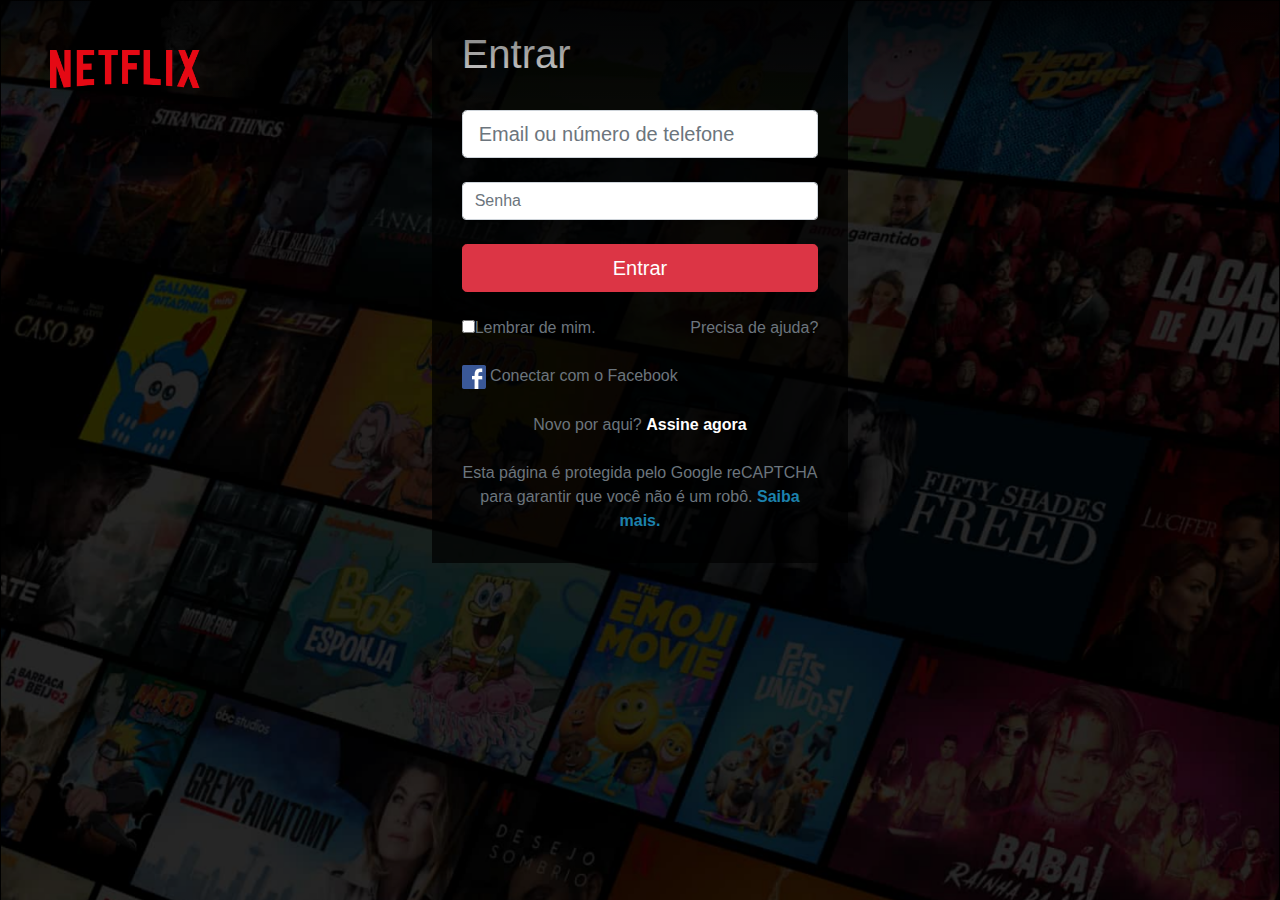
<file: index.html>
<!DOCTYPE html>
<html lang="pt-BR">
<head>
    <meta charset="UTF-8">
    <meta name="viewport" content="width=device-width, initial-scale=1.0">

    <link rel="stylesheet" href="https://stackpath.bootstrapcdn.com/bootstrap/4.5.2/css/bootstrap.min.css">
    <link rel="stylesheet" href="style.css">

    <title>Login</title>
</head>
<body class="bg-filmes">

    <div class="container-fluid">
        <header class="row">
            <img src="netflix-web/assets/logo-netflix.png" alt="">
        </header>

        <div id="caixa-login" class="col-4 offset-4">
            <h1 class="text-white">Entrar</h1>
            <br />
            <form action="">
                <input type="email" class="form-control form-control-lg" placeholder="Email ou número de telefone">
                <br />
                <input type="password" class="form-control" placeholder="Senha">
                <br />
                <button class="btn btn-lg btn-block btn-danger">Entrar</button>
                <div class="row mt-4">
                    <div class="col text-muted">
                        <input type="checkbox" />Lembrar de mim. 
                    </div>

                    <div class="col text-right">
                        <a href="#" class="text-muted">Precisa de ajuda?</a>
                    </div>
                    <br />
                    <br />
                    </div>
                    <div class="row">
                        <div class="col text-muted">
                            <img src="./netflix-web/assets/facebook-icon.png" alt="">
                            Conectar com o Facebook
                        </div>
                    </div>
                    <br />
                    <div class="text-center text-muted">
                        Novo por aqui? <strong>Assine agora</strong>
                    </div>
                    <br />
                    <div class="text-center text-muted">
                        Esta página é protegida pelo Google reCAPTCHA para garantir que você não é um robô. <strong style="color: #1C82AD">Saiba mais. </strong> 
                    </div>

            </form>
            
        </div>
    </div>
    
</body>
</html>
</file>
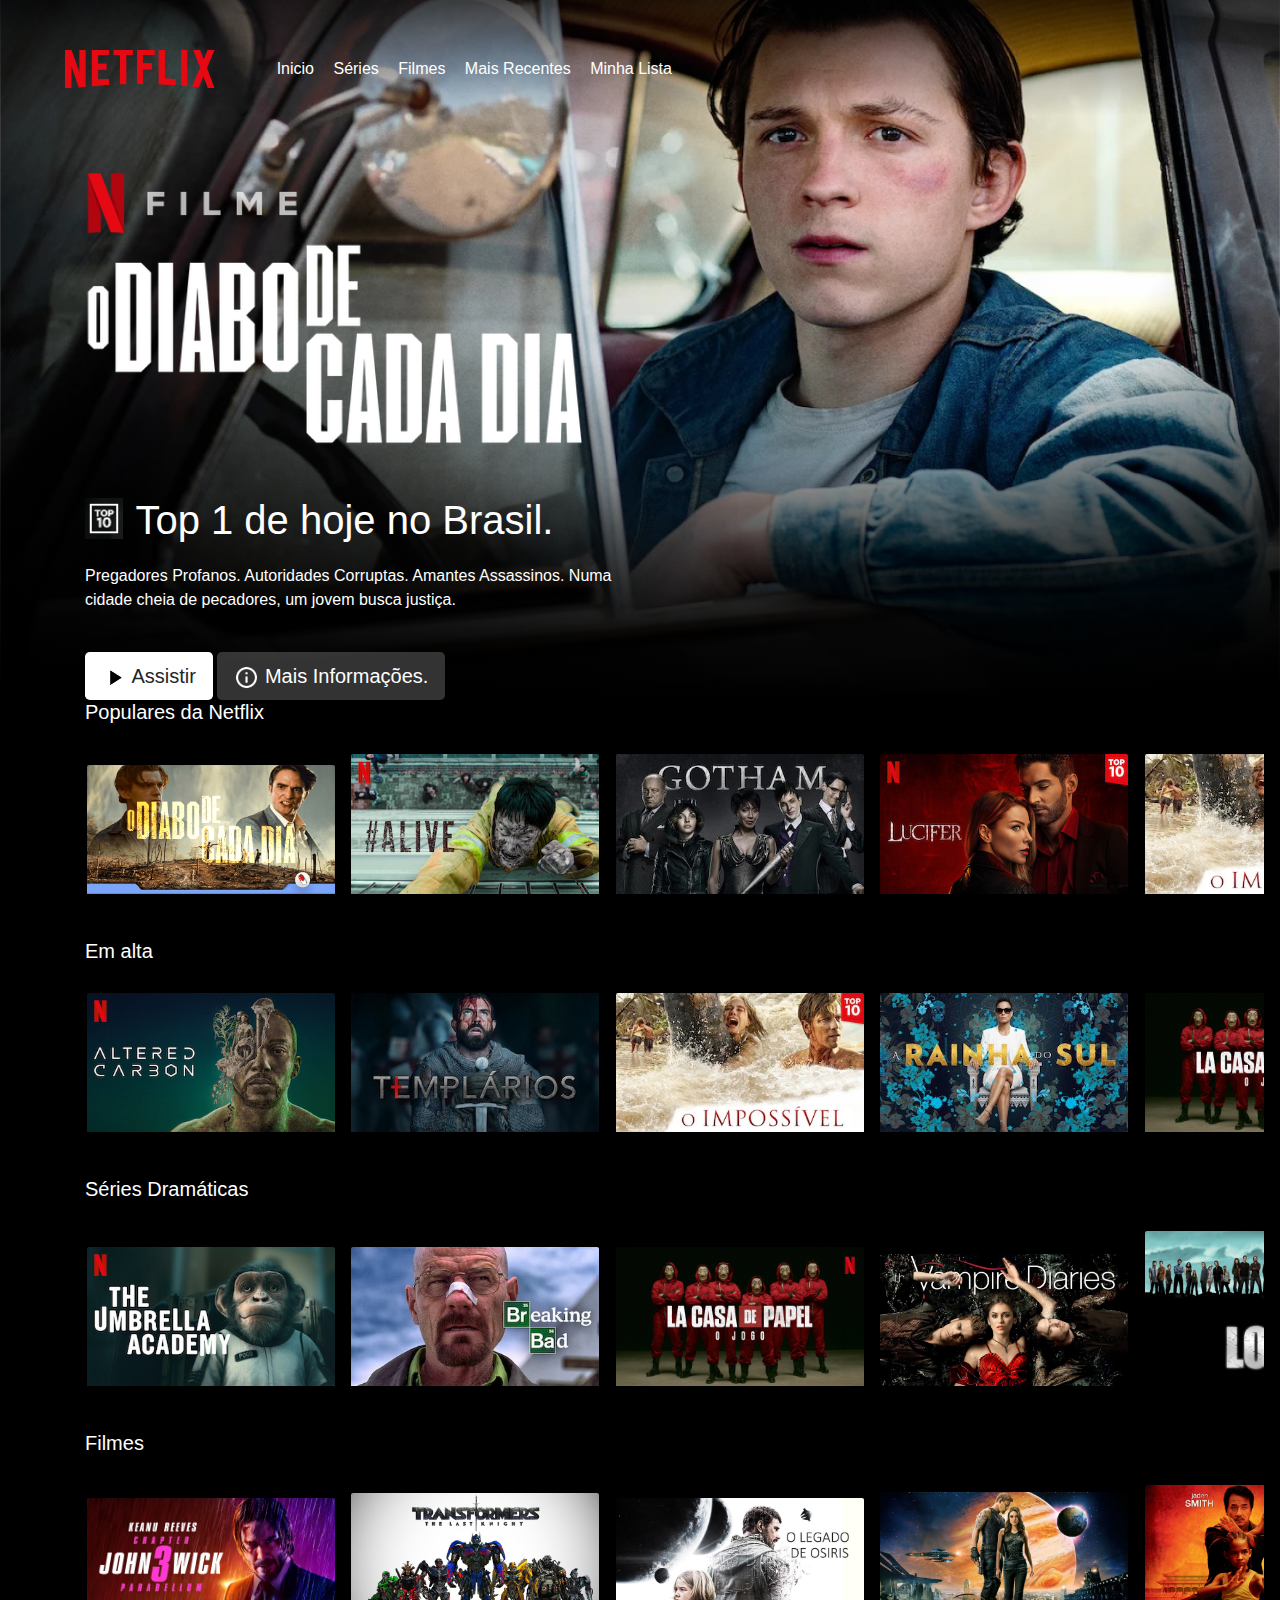
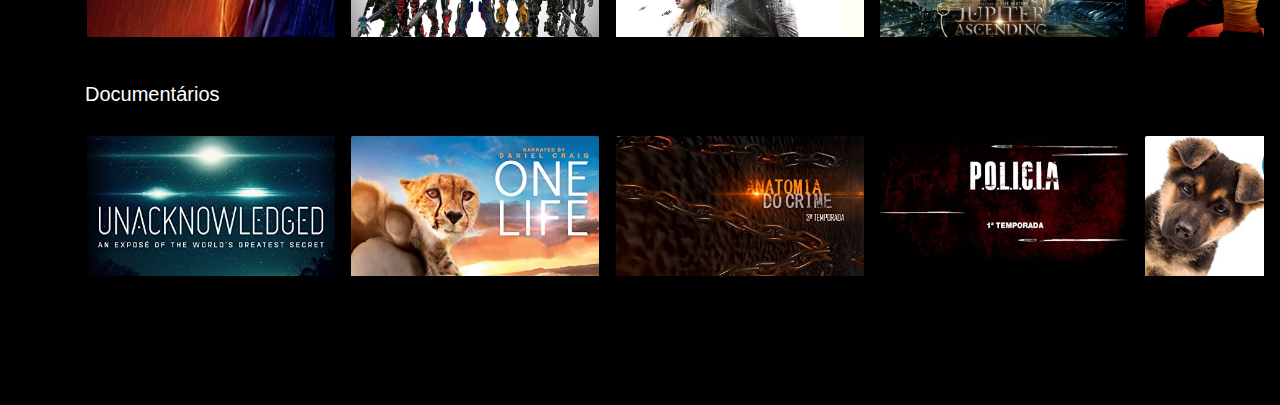
<file: home.html>
<!DOCTYPE html>
<html lang="pt-BR">
    <head>
        <meta charset="UTF-8">
        <meta name="viewport" content="width=device-width, initial-scale=1.0">
    
        <link rel="stylesheet" href="https://stackpath.bootstrapcdn.com/bootstrap/4.5.2/css/bootstrap.min.css">
        <link rel="stylesheet" href="style.css">

        <link href="https://fonts.googleapis.com/icon?family=Material+Icons" rel="stylesheet">

        <script 
        type="text/javascript" 
        src="https://cdnjs.cloudflare.com/ajax/libs/jquery/3.5.1/jquery.min.js">
        </script>

        <script 
        type="text/javascript" 
        src="https://stackpath.bootstrapcdn.com/bootstrap/4.5.2/js/bootstrap.min.js">
        </script>
    
        <title>Home</title>
    </head>
<body>

    <div class="modal fade" id="modal-filme">
        <div class="modal-dialog">
            <div class="modal-content">
                <div class="modal-hero">
                    <img src="./netflix-web/assets/logo-serie.png" alt="logo da série" style="width: 336px;
                    height: 182px;" >
                    <div class="col-12 modal-hero-infos"><!--*** obs ***-->
                        <button class="btn btn-lg btn-custom-white">
                            <img src="./netflix-web/assets/play.png" alt="play" style="display: inline; margin-right: 3px;">Assistir
                        </button>
                        <a href="#" class="btn-custom-round  btn btn-light btn-lg rounded-circle">
                            <img src="./netflix-web/assets/play.png" style="width: 18px; height: 27px;" alt="play">
                        </a>
                        <a href="#" class="btn-custom-round btn border-white btn-lg rounded-circle opacity-50">
                            <img src="./netflix-web/assets/thumb-up.png" style="width: 20px; height: 29px;" alt="thumb up"> 
                        </a>
                        <a href="#" class="btn-custom-round  btn border-white btn-lg rounded-circle opacity-50">
                            <img src="./netflix-web/assets/thumb-down.png" style="width: 20px; height: 29px;" alt="thumb down">
                        </a>
                    </div>

                </div>
                <div class="modal-info" >
                   <div class="container">
                       <div class="row">
                           <div class="alinhar-textos">
                            <div class="filme-descricao" /*class="col-7"*/>
                            <p class="filme-descricao-text">
                                Pregadores Profanos. Autoridades Corruptas. Amantes Assassinos. Numa cidade cheia de pecadores, um jovem busca justiça.
                                </p>
                            </div>
                            <div  class="filme-elenco"/*class="col-5"*/>
                                <p class="filme-elenco-text">
                                    Elenco: <text>Tom Holland, Robert Pattinson, Haley Bennett</text>  
                                    <br />
                                    <br />
                                    Gêneros: <text>Ação, Aventura, Dramático.</text>
                                    <br />
                                    <br />
                                    Cenas e momentos: <text>Violentos</text> 
                                </p>
                        </div>
                        </div>
                        <div class="cabecalho-ep-bt-temp" >
                            <div class="text-episodios">
                                <h3 class="text-white">Episódios</h3>
                            </div>
                            <div class="botao-temporada">
                                <select class="form-control">
                                    <option>Temporada 1</option>
                                </select>
                            </div>
                            <br />
                        </div>
                        <div class="row">
                            <ul id="list-episodes">
                                <li>
                                    <div class="row">
                                        <div class="col-1 my-auto text-center">
                                            <h3 class="text-white">1</h3>
                                        </div>
                                         <div class="col-4">
                                            <img class="img-fluid"  src="./netflix-web/assets/diabo-nosso-de-cada-dia-capa.png" alt="capa filme">
                                         </div>
                                        <div class="col-7">
                                            <h6 class="text-white">Mauris justo mauris</h6>
                                            <p class="text-muted">
                                                Lorem ipsum dolor sit amet, consectetur adipiscing elit. Curabitur bibendum ex nec hendrerit laoreet. Fusce et libero hendrerit, scelerisque ligula in, elementum velit.
                                            </p>
                                        </div>
                                    </div>
                                </li>

                                <li>
                                    <div class="row">
                                        <div class="col-1 my-auto text-center">
                                            <h3 class="text-white">2</h3>
                                        </div>
                                         <div class="col-4">
                                            <img class="img-fluid"  src="./netflix-web/assets/diabo-nosso-de-cada-dia-capa.png" alt="capa filme">
                                         </div>
                                        <div class="col-7">
                                            <h6 class="text-white">Mauris justo mauris</h6>
                                            <p class="text-muted">
                                                Lorem ipsum dolor sit amet, consectetur adipiscing elit. Curabitur bibendum ex nec hendrerit laoreet. Fusce et libero hendrerit, scelerisque ligula in, elementum velit.
                                            </p>
                                        </div>
                                    </div>
                                </li>

                                <li>
                                    <div class="row">
                                        <div class="col-1 my-auto text-center">
                                            <h3 class="text-white">3</h3>
                                        </div>
                                         <div class="col-4">
                                            <img class="img-fluid"  src="./netflix-web/assets/diabo-nosso-de-cada-dia-capa.png" alt="capa filme">
                                         </div>
                                        <div class="col-7">
                                            <h6 class="text-white">Mauris justo mauris</h6>
                                            <p class="text-muted">
                                                Lorem ipsum dolor sit amet, consectetur adipiscing elit. Curabitur bibendum ex nec hendrerit laoreet. Fusce et libero hendrerit, scelerisque ligula in, elementum velit.
                                            </p>
                                        </div>
                                    </div>
                                </li>

                                <li>
                                    <div class="row">
                                        <div class="col-1 my-auto text-center">
                                            <h3 class="text-white">4</h3>
                                        </div>
                                         <div class="col-4">
                                            <img class="img-fluid"  src="./netflix-web/assets/diabo-nosso-de-cada-dia-capa.png" alt="capa filme">
                                         </div>
                                        <div class="col-7">
                                            <h6 class="text-white">Mauris justo mauris</h6>
                                            <p class="text-muted">
                                                Lorem ipsum dolor sit amet, consectetur adipiscing elit. Curabitur bibendum ex nec hendrerit laoreet. Fusce et libero hendrerit, scelerisque ligula in, elementum velit.
                                            </p>
                                        </div>
                                    </div>
                                </li>

                                <li>
                                    <div class="row">
                                        <div class="col-1 my-auto text-center">
                                            <h3 class="text-white">5</h3>
                                        </div>
                                         <div class="col-4">
                                            <img class="img-fluid"  src="./netflix-web/assets/diabo-nosso-de-cada-dia-capa.png" alt="capa filme">
                                         </div>
                                        <div class="col-7">
                                            <h6 class="text-white">Mauris justo mauris</h6>
                                            <p class="text-muted">
                                                Lorem ipsum dolor sit amet, consectetur adipiscing elit. Curabitur bibendum ex nec hendrerit laoreet. Fusce et libero hendrerit, scelerisque ligula in, elementum velit.
                                            </p>
                                        </div>
                                    </div>
                                </li>

                                <li>
                                    <div class="row">
                                        <div class="col-1 my-auto text-center">
                                            <h3 class="text-white">6</h3>
                                        </div>
                                         <div class="col-4">
                                            <img class="img-fluid"  src="./netflix-web/assets/diabo-nosso-de-cada-dia-capa.png" alt="capa filme">
                                         </div>
                                        <div class="col-7">
                                            <h6 class="text-white">Mauris justo mauris</h6>
                                            <p class="text-muted">
                                                Lorem ipsum dolor sit amet, consectetur adipiscing elit. Curabitur bibendum ex nec hendrerit laoreet. Fusce et libero hendrerit, scelerisque ligula in, elementum velit.
                                            </p>
                                        </div>
                                    </div>
                                </li>

                                <li>
                                    <div class="row">
                                        <div class="col-1 my-auto text-center">
                                            <h3 class="text-white">7</h3>
                                        </div>
                                         <div class="col-4">
                                            <img class="img-fluid"  src="./netflix-web/assets/diabo-nosso-de-cada-dia-capa.png" alt="capa filme">
                                         </div>
                                        <div class="col-7">
                                            <h6 class="text-white">Mauris justo mauris</h6>
                                            <p class="text-muted">
                                                Lorem ipsum dolor sit amet, consectetur adipiscing elit. Curabitur bibendum ex nec hendrerit laoreet. Fusce et libero hendrerit, scelerisque ligula in, elementum velit.
                                            </p>
                                        </div>
                                    </div>
                                </li>

                                <li>
                                    <div class="row">
                                        <div class="col-1 my-auto text-center">
                                            <h3 class="text-white">8</h3>
                                        </div>
                                         <div class="col-4">
                                            <img class="img-fluid"  src="./netflix-web/assets/diabo-nosso-de-cada-dia-capa.png" alt="capa filme">
                                         </div>
                                        <div class="col-7">
                                            <h6 class="text-white">Mauris justo mauris</h6>
                                            <p class="text-muted">
                                                Lorem ipsum dolor sit amet, consectetur adipiscing elit. Curabitur bibendum ex nec hendrerit laoreet. Fusce et libero hendrerit, scelerisque ligula in, elementum velit.
                                            </p>
                                        </div>
                                    </div>
                                </li>

                                <li>
                                    <div class="row">
                                        <div class="col-1 my-auto text-center">
                                            <h3 class="text-white">9</h3>
                                        </div>
                                         <div class="col-4">
                                            <img class="img-fluid"  src="./netflix-web/assets/diabo-nosso-de-cada-dia-capa.png" alt="capa filme">
                                         </div>
                                        <div class="col-7">
                                            <h6 class="text-white">Mauris justo mauris</h6>
                                            <p class="text-muted">
                                                Lorem ipsum dolor sit amet, consectetur adipiscing elit. Curabitur bibendum ex nec hendrerit laoreet. Fusce et libero hendrerit, scelerisque ligula in, elementum velit.
                                            </p>
                                        </div>
                                    </div>
                                </li>

                                <li>
                                    <div class="row">
                                        <div class="col-1 my-auto text-center">
                                            <h3 class="text-white">10</h3>
                                        </div>
                                         <div class="col-4">
                                            <img class="img-fluid"  src="./netflix-web/assets/diabo-nosso-de-cada-dia-capa.png" alt="capa filme">
                                         </div>
                                        <div class="col-7">
                                            <h6 class="text-white">Mauris justo mauris</h6>
                                            <p class="text-muted">
                                                Lorem ipsum dolor sit amet, consectetur adipiscing elit. Curabitur bibendum ex nec hendrerit laoreet. Fusce et libero hendrerit, scelerisque ligula in, elementum velit.
                                            </p>
                                        </div>
                                    </div>
                                </li>
                            </ul>

                        </div>
                       </div>
                   </div> 
                </div>
            </div>
        </div>
    </div>





    <div class="container-fluid">
        <header class="row">
            <div class="col-2">
                <img src="./netflix-web/assets/logo-netflix.png" alt="logo-netflix">
            </div>
            <div class="col-8">
                <ul class="menu-list">
                    <li>
                        <a href="#">Inicio</a>
                    </li>
                    <li>
                        <a href="#">Séries</a>
                    </li>
                    <li>
                        <a href="#">Filmes</a>
                    </li>
                    <li>
                        <a href="#">Mais Recentes</a>
                    </li>
                    <li>
                        <a href="#">Minha Lista</a>
                    </li>
                  
                </ul>
            </div>

        </header>

    </div>

    <div id="hero" class="container-fluid">
        <div class="container">
            <div class="row" id="hero-infos">
                <div class="col-6">
                    <img class="logo" src="./netflix-web/assets/logo-serie.png" alt="logo-serie">
                    <h1 class="text-white"> <img src="./netflix-web/assets/top-10.png" alt="top 10"> Top 1 de hoje no Brasil.</h1>
                    <p class="text-white">Pregadores Profanos. Autoridades Corruptas. Amantes Assassinos. Numa cidade cheia de pecadores, um jovem busca justiça. 
                    </p>
                    <br />
                    <button class="btn btn-lg btn-custom-white" >
                      <img src="./netflix-web/assets/play.png" alt="play icon">  Assistir
                    </button>
                    <button class="btn btn-lg btn-custom-translucent" >
                      <img src="./netflix-web/assets/info.png" alt="">  Mais Informações.
                    </button>

                </div>
            </div>

        </div>

    </div>

    <div id="main-content">
        <section>
            <div class="container">
                <div class="row">
                    <div class="col-12">
                        <h5 class="text-white">Populares da Netflix</h5>
                    </div>
                </div>
            </div>
                <div class="col-12">
                    <ul class="filme-lista">
                        <li class="filme" data-toggle="modal" data-target="#modal-filme">
                            <img class="img-fluid"   src="./netflix-web/assets/Diabo-De-Cada-Dia-Capa01.png" alt="filmes">
                            <div class="filme-info">
                                <div class="col-12">
                                <a href="#" class="btn-custom-round  btn btn-light rounded-circle">
                                    <img src="./netflix-web/assets/play.png" style="width: 18px; height: 27px;" alt="play">
                                </a>
                                <a href="#" class="btn-custom-round btn border-white rounded-circle opacity-50">
                                    <img src="./netflix-web/assets/thumb-up.png" style="width: 20px; height: 29px;" alt="thumb up"> 
                                </a>
                                <a href="#" class="btn-custom-round  btn border-white rounded-circle opacity-50">
                                    <img src="./netflix-web/assets/thumb-down.png" style="width: 20px; height: 29px;" alt="thumb down">
                                </a>
                                <a href="#" class="btn-custom-round  btn border-white rounded-circle opacity-50">
                                    <img src="./netflix-web/assets/plus.png" style="width: 20px; height: 29px;" alt="positivo">
                                </a>
                                </div>
                                <p>
                                   T1:EP3 <text>"Trapaceando"</text> 
                                </p>
                            </div>
                        </li>

                        <li class="filme">
                            <img class="img-fluid"   src="./netflix-web/assets/alive.jpg" alt="filmes">
                            <div class="filme-info">
                                <div class="col-12">
                                <a href="#" class="btn-custom-round  btn btn-light rounded-circle">
                                    <img src="./netflix-web/assets/play.png" style="width: 18px; height: 27px;" alt="play">
                                </a>
                                <a href="#" class="btn-custom-round btn border-white rounded-circle opacity-50">
                                    <img src="./netflix-web/assets/thumb-up.png" style="width: 20px; height: 29px;" alt="thumb up"> 
                                </a>
                                <a href="#" class="btn-custom-round  btn border-white rounded-circle opacity-50">
                                    <img src="./netflix-web/assets/thumb-down.png" style="width: 20px; height: 29px;" alt="thumb down">
                                </a>
                                <a href="#" class="btn-custom-round  btn border-white rounded-circle opacity-50">
                                    <img src="./netflix-web/assets/plus.png" style="width: 20px; height: 29px;" alt="positivo">
                                </a>
                                </div>
                                <p>
                                   T3:EP5 <text>"Prisioneiros"</text> 
                                </p>
                            </div>
                        </li>

                        <li class="filme">
                            <img class="img-fluid"   src="./netflix-web/assets/gotam.jpg" alt="filmes">
                            <div class="filme-info">
                                <div class="col-12">
                                <a href="#" class="btn-custom-round  btn btn-light rounded-circle">
                                    <img src="./netflix-web/assets/play.png" style="width: 18px; height: 27px;" alt="play">
                                </a>
                                <a href="#" class="btn-custom-round btn border-white rounded-circle opacity-50">
                                    <img src="./netflix-web/assets/thumb-up.png" style="width: 20px; height: 29px;" alt="thumb up"> 
                                </a>
                                <a href="#" class="btn-custom-round  btn border-white rounded-circle opacity-50">
                                    <img src="./netflix-web/assets/thumb-down.png" style="width: 20px; height: 29px;" alt="thumb down">
                                </a>
                                <a href="#" class="btn-custom-round  btn border-white rounded-circle opacity-50">
                                    <img src="./netflix-web/assets/plus.png" style="width: 20px; height: 29px;" alt="positivo">
                                </a>
                                </div>
                                <p>
                                   T2:EP5 <text>"Sacrifício"</text> 
                                </p>
                            </div>
                        </li>

                        <li class="filme">
                            <img class="img-fluid"   src="./netflix-web/assets/lucifer.jpg" alt="filmes">
                            <div class="filme-info">
                                <div class="col-12">
                                <a href="#" class="btn-custom-round  btn btn-light rounded-circle">
                                    <img src="./netflix-web/assets/play.png" style="width: 18px; height: 27px;" alt="play">
                                </a>
                                <a href="#" class="btn-custom-round btn border-white rounded-circle opacity-50">
                                    <img src="./netflix-web/assets/thumb-up.png" style="width: 20px; height: 29px;" alt="thumb up"> 
                                </a>
                                <a href="#" class="btn-custom-round  btn border-white rounded-circle opacity-50">
                                    <img src="./netflix-web/assets/thumb-down.png" style="width: 20px; height: 29px;" alt="thumb down">
                                </a>
                                <a href="#" class="btn-custom-round  btn border-white rounded-circle opacity-50">
                                    <img src="./netflix-web/assets/plus.png" style="width: 20px; height: 29px;" alt="positivo">
                                </a>
                                </div>
                                <p>
                                   T2:EP7 <text>"Monstruoso"</text> 
                                </p>
                            </div>
                        </li>

                        <li class="filme">
                            <img class="img-fluid"   src="./netflix-web/assets/impossivel.jpg" alt="filmes">
                            <div class="filme-info">
                                <div class="col-12">
                                <a href="#" class="btn-custom-round  btn btn-light rounded-circle">
                                    <img src="./netflix-web/assets/play.png" style="width: 18px; height: 27px;" alt="play">
                                </a>
                                <a href="#" class="btn-custom-round btn border-white rounded-circle opacity-50">
                                    <img src="./netflix-web/assets/thumb-up.png" style="width: 20px; height: 29px;" alt="thumb up"> 
                                </a>
                                <a href="#" class="btn-custom-round  btn border-white rounded-circle opacity-50">
                                    <img src="./netflix-web/assets/thumb-down.png" style="width: 20px; height: 29px;" alt="thumb down">
                                </a>
                                <a href="#" class="btn-custom-round  btn border-white rounded-circle opacity-50">
                                    <img src="./netflix-web/assets/plus.png" style="width: 20px; height: 29px;" alt="positivo">
                                </a>
                                </div>
                                <p>
                                   T1:EP1 <text>"Piloto"</text> 
                                </p>
                            </div>
                        </li>

                        <li class="filme">
                            <img class="img-fluid"   src="./netflix-web/assets/templarios.jpg" alt="filmes">
                            <div class="filme-info">
                                <div class="col-12">
                                <a href="#" class="btn-custom-round  btn btn-light rounded-circle">
                                    <img src="./netflix-web/assets/play.png" style="width: 18px; height: 27px;" alt="play">
                                </a>
                                <a href="#" class="btn-custom-round btn border-white rounded-circle opacity-50">
                                    <img src="./netflix-web/assets/thumb-up.png" style="width: 20px; height: 29px;" alt="thumb up"> 
                                </a>
                                <a href="#" class="btn-custom-round  btn border-white rounded-circle opacity-50">
                                    <img src="./netflix-web/assets/thumb-down.png" style="width: 20px; height: 29px;" alt="thumb down">
                                </a>
                                <a href="#" class="btn-custom-round  btn border-white rounded-circle opacity-50">
                                    <img src="./netflix-web/assets/plus.png" style="width: 20px; height: 29px;" alt="positivo">
                                </a>
                                </div>
                                <p>
                                   T3:EP5 <text>"Prisioneiros"</text> 
                                </p>
                            </div>
                        </li>

                    </ul>
                </div>
            
        </section>


        <section>
            <div class="container">
                <div class="row">
                    <div class="col-12">
                        <h5 class="text-white">Em alta</h5>
                    </div>
                </div>
            </div>
                <div class="col-12">
                    <ul class="filme-lista">
                        <li class="filme">
                            <img class="img-fluid"   src="./netflix-web/assets/altered-carbon.jpg" alt="filmes">
                            <div class="filme-info">
                                <div class="col-12">
                                <a href="#" class="btn-custom-round  btn btn-light rounded-circle">
                                    <img src="./netflix-web/assets/play.png" style="width: 18px; height: 27px;" alt="play">
                                </a>
                                <a href="#" class="btn-custom-round btn border-white rounded-circle opacity-50">
                                    <img src="./netflix-web/assets/thumb-up.png" style="width: 20px; height: 29px;" alt="thumb up"> 
                                </a>
                                <a href="#" class="btn-custom-round  btn border-white rounded-circle opacity-50">
                                    <img src="./netflix-web/assets/thumb-down.png" style="width: 20px; height: 29px;" alt="thumb down">
                                </a>
                                <a href="#" class="btn-custom-round  btn border-white rounded-circle opacity-50">
                                    <img src="./netflix-web/assets/plus.png" style="width: 20px; height: 29px;" alt="positivo">
                                </a>
                                </div>
                                <p>
                                   T1:EP8 <text>"Noite de confronto"</text> 
                                </p>
                            </div>
                        </li>

                        <li class="filme">
                            <img class="img-fluid"   src="./netflix-web/assets/templarios.jpg" alt="filmes">
                            <div class="filme-info">
                                <div class="col-12">
                                <a href="#" class="btn-custom-round  btn btn-light rounded-circle">
                                    <img src="./netflix-web/assets/play.png" style="width: 18px; height: 27px;" alt="play">
                                </a>
                                <a href="#" class="btn-custom-round btn border-white rounded-circle opacity-50">
                                    <img src="./netflix-web/assets/thumb-up.png" style="width: 20px; height: 29px;" alt="thumb up"> 
                                </a>
                                <a href="#" class="btn-custom-round  btn border-white rounded-circle opacity-50">
                                    <img src="./netflix-web/assets/thumb-down.png" style="width: 20px; height: 29px;" alt="thumb down">
                                </a>
                                <a href="#" class="btn-custom-round  btn border-white rounded-circle opacity-50">
                                    <img src="./netflix-web/assets/plus.png" style="width: 20px; height: 29px;" alt="positivo">
                                </a>
                                </div>
                                <p>
                                   T3:EP5 <text>"Prisioneiros"</text> 
                                </p>
                            </div>
                        </li>

                        <li class="filme">
                            <img class="img-fluid"   src="./netflix-web/assets/impossivel.jpg" alt="filmes">
                            <div class="filme-info">
                                <div class="col-12">
                                <a href="#" class="btn-custom-round  btn btn-light rounded-circle">
                                    <img src="./netflix-web/assets/play.png" style="width: 18px; height: 27px;" alt="play">
                                </a>
                                <a href="#" class="btn-custom-round btn border-white rounded-circle opacity-50">
                                    <img src="./netflix-web/assets/thumb-up.png" style="width: 20px; height: 29px;" alt="thumb up"> 
                                </a>
                                <a href="#" class="btn-custom-round  btn border-white rounded-circle opacity-50">
                                    <img src="./netflix-web/assets/thumb-down.png" style="width: 20px; height: 29px;" alt="thumb down">
                                </a>
                                <a href="#" class="btn-custom-round  btn border-white rounded-circle opacity-50">
                                    <img src="./netflix-web/assets/plus.png" style="width: 20px; height: 29px;" alt="positivo">
                                </a>
                                </div>
                                <p>
                                   Filme <text>"O Impossível"</text> 01h43mim
                                </p>
                            </div>
                        </li>

                        <li class="filme">
                            <img class="img-fluid"   src="./netflix-web/assets/rainha-do-sul.jpg" alt="filmes">
                            <div class="filme-info">
                                <div class="col-12">
                                <a href="#" class="btn-custom-round  btn btn-light rounded-circle">
                                    <img src="./netflix-web/assets/play.png" style="width: 18px; height: 27px;" alt="play">
                                </a>
                                <a href="#" class="btn-custom-round btn border-white rounded-circle opacity-50">
                                    <img src="./netflix-web/assets/thumb-up.png" style="width: 20px; height: 29px;" alt="thumb up"> 
                                </a>
                                <a href="#" class="btn-custom-round  btn border-white rounded-circle opacity-50">
                                    <img src="./netflix-web/assets/thumb-down.png" style="width: 20px; height: 29px;" alt="thumb down">
                                </a>
                                <a href="#" class="btn-custom-round  btn border-white rounded-circle opacity-50">
                                    <img src="./netflix-web/assets/plus.png" style="width: 20px; height: 29px;" alt="positivo">
                                </a>
                                </div>
                                <p>
                                   T3:EP1 <text>"Estratégia de entrada"</text> 
                                </p>
                            </div>
                        </li>

                        <li class="filme">
                            <img class="img-fluid"   src="./netflix-web/assets/la-casa-de-papel.jpg" alt="filmes">
                            <div class="filme-info">
                                <div class="col-12">
                                <a href="#" class="btn-custom-round  btn btn-light rounded-circle">
                                    <img src="./netflix-web/assets/play.png" style="width: 18px; height: 27px;" alt="play">
                                </a>
                                <a href="#" class="btn-custom-round btn border-white rounded-circle opacity-50">
                                    <img src="./netflix-web/assets/thumb-up.png" style="width: 20px; height: 29px;" alt="thumb up"> 
                                </a>
                                <a href="#" class="btn-custom-round  btn border-white rounded-circle opacity-50">
                                    <img src="./netflix-web/assets/thumb-down.png" style="width: 20px; height: 29px;" alt="thumb down">
                                </a>
                                <a href="#" class="btn-custom-round  btn border-white rounded-circle opacity-50">
                                    <img src="./netflix-web/assets/plus.png" style="width: 20px; height: 29px;" alt="positivo">
                                </a>
                                </div>
                                <p>
                                   T2:EP1 <text>"Primeiro episódio"</text> 
                                </p>
                            </div>
                        </li>

                        <li class="filme">
                            <img class="img-fluid"   src="./netflix-web/assets/umbrella.jpg" alt="filmes">
                            <div class="filme-info">
                                <div class="col-12">
                                <a href="#" class="btn-custom-round  btn btn-light rounded-circle">
                                    <img src="./netflix-web/assets/play.png" style="width: 18px; height: 27px;" alt="play">
                                </a>
                                <a href="#" class="btn-custom-round btn border-white rounded-circle opacity-50">
                                    <img src="./netflix-web/assets/thumb-up.png" style="width: 20px; height: 29px;" alt="thumb up"> 
                                </a>
                                <a href="#" class="btn-custom-round  btn border-white rounded-circle opacity-50">
                                    <img src="./netflix-web/assets/thumb-down.png" style="width: 20px; height: 29px;" alt="thumb down">
                                </a>
                                <a href="#" class="btn-custom-round  btn border-white rounded-circle opacity-50">
                                    <img src="./netflix-web/assets/plus.png" style="width: 20px; height: 29px;" alt="positivo">
                                </a>
                                </div>
                                <p>
                                   T3:EP5 <text>"Prisioneiros"</text> 
                                </p>
                            </div>
                        </li>

                    </ul>
                </div>
            
        </section>


        <section>
            <div class="container">
                <div class="row">
                    <div class="col-12">
                        <h5 class="text-white">Séries Dramáticas</h5>
                    </div>
                </div>
            </div>
                <div class="col-12">
                    <ul class="filme-lista">
                        <li class="filme">
                            <img class="img-fluid"   src="./netflix-web/assets/umbrella.jpg" alt="filmes">
                            <div class="filme-info">
                                <div class="col-12">
                                <a href="#" class="btn-custom-round  btn btn-light rounded-circle">
                                    <img src="./netflix-web/assets/play.png" style="width: 18px; height: 27px;" alt="play">
                                </a>
                                <a href="#" class="btn-custom-round btn border-white rounded-circle opacity-50">
                                    <img src="./netflix-web/assets/thumb-up.png" style="width: 20px; height: 29px;" alt="thumb up"> 
                                </a>
                                <a href="#" class="btn-custom-round  btn border-white rounded-circle opacity-50">
                                    <img src="./netflix-web/assets/thumb-down.png" style="width: 20px; height: 29px;" alt="thumb down">
                                </a>
                                <a href="#" class="btn-custom-round  btn border-white rounded-circle opacity-50">
                                    <img src="./netflix-web/assets/plus.png" style="width: 20px; height: 29px;" alt="positivo">
                                </a>
                                </div>
                                <p>
                                   T1:EP2 <text>"Corre, cara, corre"</text> 
                                </p>
                            </div>
                        </li>

                        <li class="filme">
                            <img class="img-fluid"   src="./netflix-web/assets/breaking-bad.jpg" alt="filmes">
                            <div class="filme-info">
                                <div class="col-12">
                                <a href="#" class="btn-custom-round  btn btn-light rounded-circle">
                                    <img src="./netflix-web/assets/play.png" style="width: 18px; height: 27px;" alt="play">
                                </a>
                                <a href="#" class="btn-custom-round btn border-white rounded-circle opacity-50">
                                    <img src="./netflix-web/assets/thumb-up.png" style="width: 20px; height: 29px;" alt="thumb up"> 
                                </a>
                                <a href="#" class="btn-custom-round  btn border-white rounded-circle opacity-50">
                                    <img src="./netflix-web/assets/thumb-down.png" style="width: 20px; height: 29px;" alt="thumb down">
                                </a>
                                <a href="#" class="btn-custom-round  btn border-white rounded-circle opacity-50">
                                    <img src="./netflix-web/assets/plus.png" style="width: 20px; height: 29px;" alt="positivo">
                                </a>
                                </div>
                                <p>
                                   T2:EP11 <text>"Mandala"</text> 
                                </p>
                            </div>
                        </li>

                        <li class="filme">
                            <img class="img-fluid"   src="./netflix-web/assets/la-casa-de-papel.jpg" alt="filmes">
                            <div class="filme-info">
                                <div class="col-12">
                                <a href="#" class="btn-custom-round  btn btn-light rounded-circle">
                                    <img src="./netflix-web/assets/play.png" style="width: 18px; height: 27px;" alt="play">
                                </a>
                                <a href="#" class="btn-custom-round btn border-white rounded-circle opacity-50">
                                    <img src="./netflix-web/assets/thumb-up.png" style="width: 20px; height: 29px;" alt="thumb up"> 
                                </a>
                                <a href="#" class="btn-custom-round  btn border-white rounded-circle opacity-50">
                                    <img src="./netflix-web/assets/thumb-down.png" style="width: 20px; height: 29px;" alt="thumb down">
                                </a>
                                <a href="#" class="btn-custom-round  btn border-white rounded-circle opacity-50">
                                    <img src="./netflix-web/assets/plus.png" style="width: 20px; height: 29px;" alt="positivo">
                                </a>
                                </div>
                                <p>
                                   T1:EP4 <text>"Cavalo de Tróia"</text> 
                                </p>
                            </div>
                        </li>

                        <li class="filme">
                            <img class="img-fluid"   src="./netflix-web/assets/Vampire-diaries-season-4.jpg" alt="filmes">
                            <div class="filme-info">
                                <div class="col-12">
                                <a href="#" class="btn-custom-round  btn btn-light rounded-circle">
                                    <img src="./netflix-web/assets/play.png" style="width: 18px; height: 27px;" alt="play">
                                </a>
                                <a href="#" class="btn-custom-round btn border-white rounded-circle opacity-50">
                                    <img src="./netflix-web/assets/thumb-up.png" style="width: 20px; height: 29px;" alt="thumb up"> 
                                </a>
                                <a href="#" class="btn-custom-round  btn border-white rounded-circle opacity-50">
                                    <img src="./netflix-web/assets/thumb-down.png" style="width: 20px; height: 29px;" alt="thumb down">
                                </a>
                                <a href="#" class="btn-custom-round  btn border-white rounded-circle opacity-50">
                                    <img src="./netflix-web/assets/plus.png" style="width: 20px; height: 29px;" alt="positivo">
                                </a>
                                </div>
                                <p>
                                   T1:EP13 <text>"As mentiras te alcançarão"</text> 
                                </p>
                            </div>
                        </li>

                        <li class="filme">
                            <img class="img-fluid"   src="./netflix-web/assets/lost.jpg" alt="filmes">
                            <div class="filme-info">
                                <div class="col-12">
                                <a href="#" class="btn-custom-round  btn btn-light rounded-circle">
                                    <img src="./netflix-web/assets/play.png" style="width: 18px; height: 27px;" alt="play">
                                </a>
                                <a href="#" class="btn-custom-round btn border-white rounded-circle opacity-50">
                                    <img src="./netflix-web/assets/thumb-up.png" style="width: 20px; height: 29px;" alt="thumb up"> 
                                </a>
                                <a href="#" class="btn-custom-round  btn border-white rounded-circle opacity-50">
                                    <img src="./netflix-web/assets/thumb-down.png" style="width: 20px; height: 29px;" alt="thumb down">
                                </a>
                                <a href="#" class="btn-custom-round  btn border-white rounded-circle opacity-50">
                                    <img src="./netflix-web/assets/plus.png" style="width: 20px; height: 29px;" alt="positivo">
                                </a>
                                </div>
                                <p>
                                   T5:EP5 <text>"Delíros"</text> 
                                </p>
                            </div>
                        </li>

                        <li class="filme">
                            <img class="img-fluid"   src="./netflix-web/assets/maluco.jpg" alt="filmes">
                            <div class="filme-info">
                                <div class="col-12">
                                <a href="#" class="btn-custom-round  btn btn-light rounded-circle">
                                    <img src="./netflix-web/assets/play.png" style="width: 18px; height: 27px;" alt="play">
                                </a>
                                <a href="#" class="btn-custom-round btn border-white rounded-circle opacity-50">
                                    <img src="./netflix-web/assets/thumb-up.png" style="width: 20px; height: 29px;" alt="thumb up"> 
                                </a>
                                <a href="#" class="btn-custom-round  btn border-white rounded-circle opacity-50">
                                    <img src="./netflix-web/assets/thumb-down.png" style="width: 20px; height: 29px;" alt="thumb down">
                                </a>
                                <a href="#" class="btn-custom-round  btn border-white rounded-circle opacity-50">
                                    <img src="./netflix-web/assets/plus.png" style="width: 20px; height: 29px;" alt="positivo">
                                </a>
                                </div>
                                <p>
                                   T3:EP5 <text>"Prisioneiros"</text> 
                                </p>
                            </div>
                        </li>

                    </ul>
                </div>
            
        </section>


        <section>
            <div class="container">
                <div class="row">
                    <div class="col-12">
                        <h5 class="text-white">Filmes</h5>
                    </div>
                </div>
            </div>
                <div class="col-12">
                    <ul class="filme-lista">
                        <li class="filme">
                            <img class="img-fluid"   src="./netflix-web/assets/john-wick.jpg" alt="filmes">
                            <div class="filme-info">
                                <div class="col-12">
                                <a href="#" class="btn-custom-round  btn btn-light rounded-circle">
                                    <img src="./netflix-web/assets/play.png" style="width: 18px; height: 27px;" alt="play">
                                </a>
                                <a href="#" class="btn-custom-round btn border-white rounded-circle opacity-50">
                                    <img src="./netflix-web/assets/thumb-up.png" style="width: 20px; height: 29px;" alt="thumb up"> 
                                </a>
                                <a href="#" class="btn-custom-round  btn border-white rounded-circle opacity-50">
                                    <img src="./netflix-web/assets/thumb-down.png" style="width: 20px; height: 29px;" alt="thumb down">
                                </a>
                                <a href="#" class="btn-custom-round  btn border-white rounded-circle opacity-50">
                                    <img src="./netflix-web/assets/plus.png" style="width: 20px; height: 29px;" alt="positivo">
                                </a>
                                </div>
                                <p>
                                   Filme <text>"John Wick - Capítulo 3"</text> 02h:10mim
                                </p>
                            </div>
                        </li>

                        <li class="filme">
                            <img class="img-fluid"   src="./netflix-web/assets/transformers.jpg" alt="filmes">
                            <div class="filme-info">
                                <div class="col-12">
                                <a href="#" class="btn-custom-round  btn btn-light rounded-circle">
                                    <img src="./netflix-web/assets/play.png" style="width: 18px; height: 27px;" alt="play">
                                </a>
                                <a href="#" class="btn-custom-round btn border-white rounded-circle opacity-50">
                                    <img src="./netflix-web/assets/thumb-up.png" style="width: 20px; height: 29px;" alt="thumb up"> 
                                </a>
                                <a href="#" class="btn-custom-round  btn border-white rounded-circle opacity-50">
                                    <img src="./netflix-web/assets/thumb-down.png" style="width: 20px; height: 29px;" alt="thumb down">
                                </a>
                                <a href="#" class="btn-custom-round  btn border-white rounded-circle opacity-50">
                                    <img src="./netflix-web/assets/plus.png" style="width: 20px; height: 29px;" alt="positivo">
                                </a>
                                </div>
                                <p>
                                   Fimle <text>"Transformers"</text> 02h:45mim
                                </p>
                            </div>
                        </li>

                        <li class="filme">
                            <img class="img-fluid"   src="./netflix-web/assets/o-legado.jfif" alt="filmes">
                            <div class="filme-info">
                                <div class="col-12">
                                <a href="#" class="btn-custom-round  btn btn-light rounded-circle">
                                    <img src="./netflix-web/assets/play.png" style="width: 18px; height: 27px;" alt="play">
                                </a>
                                <a href="#" class="btn-custom-round btn border-white rounded-circle opacity-50">
                                    <img src="./netflix-web/assets/thumb-up.png" style="width: 20px; height: 29px;" alt="thumb up"> 
                                </a>
                                <a href="#" class="btn-custom-round  btn border-white rounded-circle opacity-50">
                                    <img src="./netflix-web/assets/thumb-down.png" style="width: 20px; height: 29px;" alt="thumb down">
                                </a>
                                <a href="#" class="btn-custom-round  btn border-white rounded-circle opacity-50">
                                    <img src="./netflix-web/assets/plus.png" style="width: 20px; height: 29px;" alt="positivo">
                                </a>
                                </div>
                                <p>
                                   Filme <text>"O legado de Osiris"</text> 01h:38mim
                                </p>
                            </div>
                        </li>

                        <li class="filme">
                            <img class="img-fluid"   src="./netflix-web/assets/Jupiter-Ascending.jpg" alt="filmes">
                            <div class="filme-info">
                                <div class="col-12">
                                <a href="#" class="btn-custom-round  btn btn-light rounded-circle">
                                    <img src="./netflix-web/assets/play.png" style="width: 18px; height: 27px;" alt="play">
                                </a>
                                <a href="#" class="btn-custom-round btn border-white rounded-circle opacity-50">
                                    <img src="./netflix-web/assets/thumb-up.png" style="width: 20px; height: 29px;" alt="thumb up"> 
                                </a>
                                <a href="#" class="btn-custom-round  btn border-white rounded-circle opacity-50">
                                    <img src="./netflix-web/assets/thumb-down.png" style="width: 20px; height: 29px;" alt="thumb down">
                                </a>
                                <a href="#" class="btn-custom-round  btn border-white rounded-circle opacity-50">
                                    <img src="./netflix-web/assets/plus.png" style="width: 20px; height: 29px;" alt="positivo">
                                </a>
                                </div>
                                <p>
                                   Filme <text>"O enigma de Jupiter"</text> 45mim
                                </p>
                            </div>
                        </li>

                        <li class="filme">
                            <img class="img-fluid"   src="./netflix-web/assets/the_karate_kid_poster.jpg" alt="filmes">
                            <div class="filme-info">
                                <div class="col-12">
                                <a href="#" class="btn-custom-round  btn btn-light rounded-circle">
                                    <img src="./netflix-web/assets/play.png" style="width: 18px; height: 27px;" alt="play">
                                </a>
                                <a href="#" class="btn-custom-round btn border-white rounded-circle opacity-50">
                                    <img src="./netflix-web/assets/thumb-up.png" style="width: 20px; height: 29px;" alt="thumb up"> 
                                </a>
                                <a href="#" class="btn-custom-round  btn border-white rounded-circle opacity-50">
                                    <img src="./netflix-web/assets/thumb-down.png" style="width: 20px; height: 29px;" alt="thumb down">
                                </a>
                                <a href="#" class="btn-custom-round  btn border-white rounded-circle opacity-50">
                                    <img src="./netflix-web/assets/plus.png" style="width: 20px; height: 29px;" alt="positivo">
                                </a>
                                </div>
                                <p>
                                   Filme <text>"Karatê Kid"</text> 01h:25mim
                                </p>
                            </div>
                        </li>

                        <li class="filme">
                            <img class="img-fluid"   src="./netflix-web/assets/transformers.jpg" alt="filmes">
                            <div class="filme-info">
                                <div class="col-12">
                                <a href="#" class="btn-custom-round  btn btn-light rounded-circle">
                                    <img src="./netflix-web/assets/play.png" style="width: 18px; height: 27px;" alt="play">
                                </a>
                                <a href="#" class="btn-custom-round btn border-white rounded-circle opacity-50">
                                    <img src="./netflix-web/assets/thumb-up.png" style="width: 20px; height: 29px;" alt="thumb up"> 
                                </a>
                                <a href="#" class="btn-custom-round  btn border-white rounded-circle opacity-50">
                                    <img src="./netflix-web/assets/thumb-down.png" style="width: 20px; height: 29px;" alt="thumb down">
                                </a>
                                <a href="#" class="btn-custom-round  btn border-white rounded-circle opacity-50">
                                    <img src="./netflix-web/assets/plus.png" style="width: 20px; height: 29px;" alt="positivo">
                                </a>
                                </div>
                                <p>
                                   T3:EP5 <text>"Prisioneiros"</text> 
                                </p>
                            </div>
                        </li>

                    </ul>
                </div>
            
        </section>


        <section>
            <div class="container">
                <div class="row">
                    <div class="col-12">
                        <h5 class="text-white">Documentários</h5>
                    </div>
                </div>
            </div>
                <div class="col-12">
                    <ul class="filme-lista">
                        <li class="filme">
                            <img class="img-fluid"   src="./netflix-web/assets/dc000.jpg" alt="filmes">
                            <div class="filme-info">
                                <div class="col-12">
                                <a href="#" class="btn-custom-round  btn btn-light rounded-circle">
                                    <img src="./netflix-web/assets/play.png" style="width: 18px; height: 27px;" alt="play">
                                </a>
                                <h6>Reproduzir</h6>

                                <a href="#" class="btn-custom-round  btn border-white rounded-circle opacity-50">
                                    <img src="./netflix-web/assets/send.png" style="width: 20px; height: 29px;" alt="positivo">
                                </a>
                                </div>
                                <p style="text-align: center;">
                                   Documentário <text>"Unacknowledged"</text> 
                                </p>
                            </div>
                        </li>

                        <li class="filme">
                            <img class="img-fluid"   src="./netflix-web/assets/dc03.jpg" alt="filmes">
                            <div class="filme-info">
                                <div class="col-12">
                                <a href="#" class="btn-custom-round  btn btn-light rounded-circle">
                                    <img src="./netflix-web/assets/play.png" style="width: 18px; height: 27px;" alt="play">
                                </a>
                                <h6>Reproduzir</h6>

                                <a href="#" class="btn-custom-round  btn border-white rounded-circle opacity-50">
                                    <img src="./netflix-web/assets/send.png" style="width: 20px; height: 29px;" alt="positivo">
                                </a>
                                </div>
                                <p style="text-align: center;">
                                   Documentário <text>"Uma vida"</text> 
                                </p>
                            </div>
                        </li>

                        <li class="filme">
                            <img class="img-fluid"   src="./netflix-web/assets/dc05.jpg" alt="filmes">
                            <div class="filme-info">
                                <div class="col-12">
                                <a href="#" class="btn-custom-round  btn btn-light rounded-circle">
                                    <img src="./netflix-web/assets/play.png" style="width: 18px; height: 27px;" alt="play">
                                </a>
                                <h6>Reproduzir</h6>

                                <a href="#" class="btn-custom-round  btn border-white rounded-circle opacity-50">
                                    <img src="./netflix-web/assets/send.png" style="width: 20px; height: 29px;" alt="positivo">
                                </a>
                                </div>
                                <p style="text-align: center;">
                                   Documentário <text>"Anatomia do crime"</text> 
                                </p>
                            </div>
                        </li>

                        <li class="filme">
                            <img class="img-fluid"   src="./netflix-web/assets/dc06.jpg" alt="filmes">
                            <div class="filme-info">
                                <div class="col-12">
                                <a href="#" class="btn-custom-round  btn btn-light rounded-circle">
                                    <img src="./netflix-web/assets/play.png" style="width: 18px; height: 27px;" alt="play">
                                </a>
                                <h6>Reproduzir</h6>

                                <a href="#" class="btn-custom-round  btn border-white rounded-circle opacity-50">
                                    <img src="./netflix-web/assets/send.png" style="width: 20px; height: 29px;" alt="positivo">
                                </a>
                                </div>
                                <p style="text-align: center;">
                                   Documentário <text>"Policia"</text> 
                                </p>
                            </div>
                        </li>

                        <li class="filme">
                            <img class="img-fluid"   src="./netflix-web/assets/dc07.jpg" alt="filmes">
                            <div class="filme-info">
                                <div class="col-12">
                                <a href="#" class="btn-custom-round  btn btn-light rounded-circle">
                                    <img src="./netflix-web/assets/play.png" style="width: 18px; height: 27px;" alt="play">
                                </a>
                                <h6>Reproduzir</h6>

                                <a href="#" class="btn-custom-round  btn border-white rounded-circle opacity-50">
                                    <img src="./netflix-web/assets/send.png" style="width: 20px; height: 29px;" alt="positivo">
                                </a>
                                </div>
                                <p style="text-align: center;">
                                   Documentário <text>"Pets"</text> 
                                </p>
                            </div>
                        </li>

                        <li class="filme">
                            <img class="img-fluid"   src="./netflix-web/assets/dc11.jpg" alt="filmes">
                            <div class="filme-info">
                                <div class="col-12">
                                <a href="#" class="btn-custom-round  btn btn-light rounded-circle">
                                    <img src="./netflix-web/assets/play.png" style="width: 18px; height: 27px;" alt="play">
                                </a>
                                <h6>Reproduzir</h6>

                                <a href="#" class="btn-custom-round  btn border-white rounded-circle opacity-50">
                                    <img src="./netflix-web/assets/send.png" style="width: 20px; height: 29px;" alt="positivo">
                                </a>
                                </div>
                                <p style="text-align: center;">
                                   Documentário <text>"O segredo do código"</text> 
                                </p>
                            </div>
                        </li>
                        
                    </ul>
                </div>
            
        </section>


    </div>
</body>
</html>
</file>
<file: style.css>
/* regras gerais */
body {
    background-color: #000;
}

header {
    padding: 50px;
    background: linear-gradient(180deg, rgba(0, 0, 0, 0.7) 0%, rgba(0, 0, 0, 0) 78.77%);
    position: absolute;
    width: 100%;
    top: 0;
    z-index: 2;

}

header img {
    width: 150px;
}

.btn-custom-white {
   background-color: #ffffff; 
}

.btn-custom-white:hover {
    opacity: 0.8;
}

.btn-custom-translucent {
    background-color: rgba(255, 255, 255, 0.2);
    color: #ffffff;
}

.btn-custom-translucent:hover {
    color: #ffffff;
    opacity: 0.8;
}

.btn-custom-round {
    padding: 5px 9px !important;
}

opacity-50 {
    opacity: 0.5;
}

/* LOGIN */
body.bg-filmes {
    background-image: url(netflix-web/assets/background-web-01.png
    );

    background-size: cover;
    background-repeat: no-repeat;
    
}



#caixa-login {
    background: rgba(0,0,0,0.7);
    padding: 30px;
   /* margin-top: 150px;*/
}

strong {
    color: #ffffff;
}

/* HOME */

.menu-list {
    list-style: none;
    padding-left: 0;
    padding-top: 7px;
}

.menu-list li {
   display: inline-block; 
   margin-left: 15px;
}

.menu-list li a {
    color: #ffffff;
}

#hero {
    height: 700px;
    background-image: url(./netflix-web/assets/diabo-nosso-de-cada-dia-capa.png);
    background-repeat: no-repeat;
    background-position: center;
    background-size: cover;
    position: absolute;
    z-index: 1;
    top: 0;
}

#hero::after {
    content: '';
    width: 100%;
    height: 350px;
    display: block;
    background: linear-gradient(180deg, rgba(0, 0, 0, 0) 0%, #000000 100%);
    position: absolute;
    left: 0;
    z-index: 2;
    top: calc(700px - 350px); 

}

#hero-infos {
    padding: 0;
    margin-top: 170px;
    z-index: 3;
    position: relative;
}

#hero-infos img.logo-serie {
    margin-bottom: 50px;
    width: 500px;
}

#hero-infos h1 {
    margin-top: 50px;
    margin-bottom: 20px;
}
#hero-infos h1 img {
    width: 38px;
    margin-top: -10px;
    margin-right: 2px;
}

.btn-custom-white img {
    width: 25px;
    height: 25px;
}

.btn-custom-translucent img{
    width: 25px;
    height: 25px;
}

#main-content {
    margin-top: 700px;
}

.filme-lista {
    overflow-x: scroll;
    list-style: none;
    white-space: nowrap;
    padding: 20px 0;
    border: 1px solid transparent;
    display: block;
}

.filme-lista::-webkit-scrollbar {
    display: none;
}


.filme {
    display: inline-block;
    width: 250px;
    margin-right: 10px;
    border-radius: 3px;
    overflow: hidden;
    transition: 0.5s;
    overflow: auto;
    border: 1px solid transparent;
    overflow: hidden;
}

.filme:hover {
    cursor: pointer;
    transform: scale(1.2);
    z-index: 999;
    transform: 0.5s;
}

.filme:hover .filme-info {
    transform: scale(1);
    transition: 0.5s;
}

.filme:first-child {
    margin-left: 70px;
}

.filme-info {
    background-color: #171717;
    padding: 10px;
    height: 100px;
    width: 100%;
    transform: scale(0);
}

.filme-info .col-12 {
    margin-top: 5px;
}

.filme-info .col-12:first-child {
    margin-bottom: 20px;
} 

.filme-info p {
    color: #7e7b7b;
    font-size: 12px;
}

.filme-info p text {
    color: #ffffff;
    font-size: 12px;
}

section {
    margin-bottom: -100px;
    position: relative;
}

section:hover {
    z-index: 9;
}

h6 {
    color: #ffffff;
    display: inline;
    margin: 15px;
}

/* MODAL */

.modal-dialog, 
.modal-content {
    background: #171717;
}

.modal-dialog {
    max-width: 600px;
}

.modal-hero {
    height: 300px;
    background-image: url(./netflix-web/assets/capa-filme-com-borda-escura.png);
    background-position: center;
    background-size: cover;
    background-repeat: no-repeat;
    padding: 40px;
    margin-bottom: 30px;
}

.modal-hero img.logo-serie.png {
    width: 250px;
   /* margin-bottom: 30px;*/
    margin-top: 40px;
}


.modal-hero-infos button:first-child {
    margin-right: 20px;
}

.filme-descricao {
    width: 60%;
}

.filme-descricao-text {
    font-size: 15px;
    color: #ffffff;
}

.filme-elenco {
    width: 30%;
}

.filme-elenco-text {
    font-size: 13px;
    color: rgba(255, 2555, 255, 0.55);    
}

.filme-elenco text {
    color: #ffffff;

} 

.alinhar-textos {
    display: flex;
    flex-direction: row;
    padding: 1em;
    justify-content: space-between;
    width: 100%;
}


.cabecalho-ep-bt-temp{
    display: flex;
    flex-direction: row;
    padding: 1em;
    justify-content: space-between;
    width: 100%;
}

.text-episodios {


}

.botao-temporada {
    color: #7e7b7b;
    width: 210px;
    height: 66px;
    /*margin: none;*/
    margin-left: 270px;
    border-radius: 10px;
} 

#list-episodes {
    list-style: none;
    padding: 0;  
}

#list-episodes li:hover {
    cursor: pointer;
    background: rgba(255, 255, 255, 0.05);
    width: 612px;
    height: 140px;

}

#list-episodes h6 {
    margin: 0;
}

#list-episodes li {
    padding: 25px;
}

#list-episodes li p {
    font-size: 13px;
}
</file>
